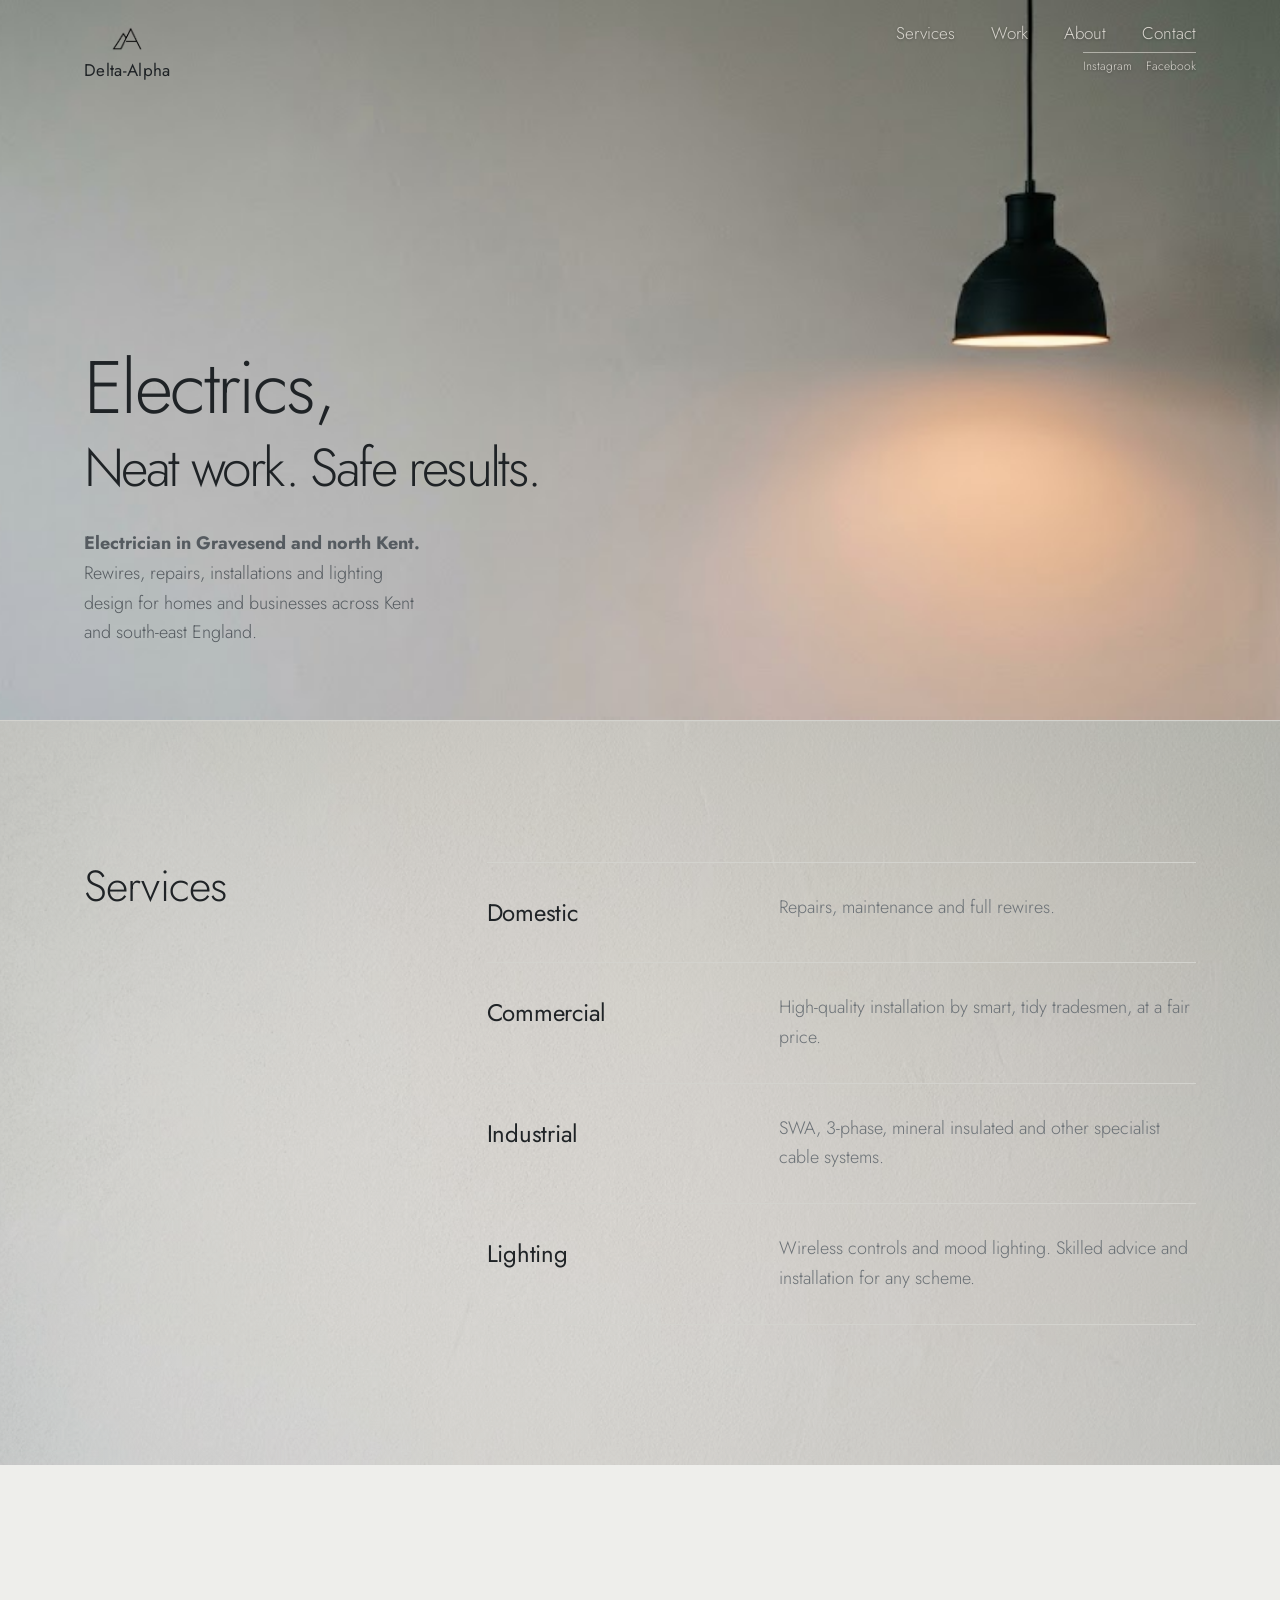
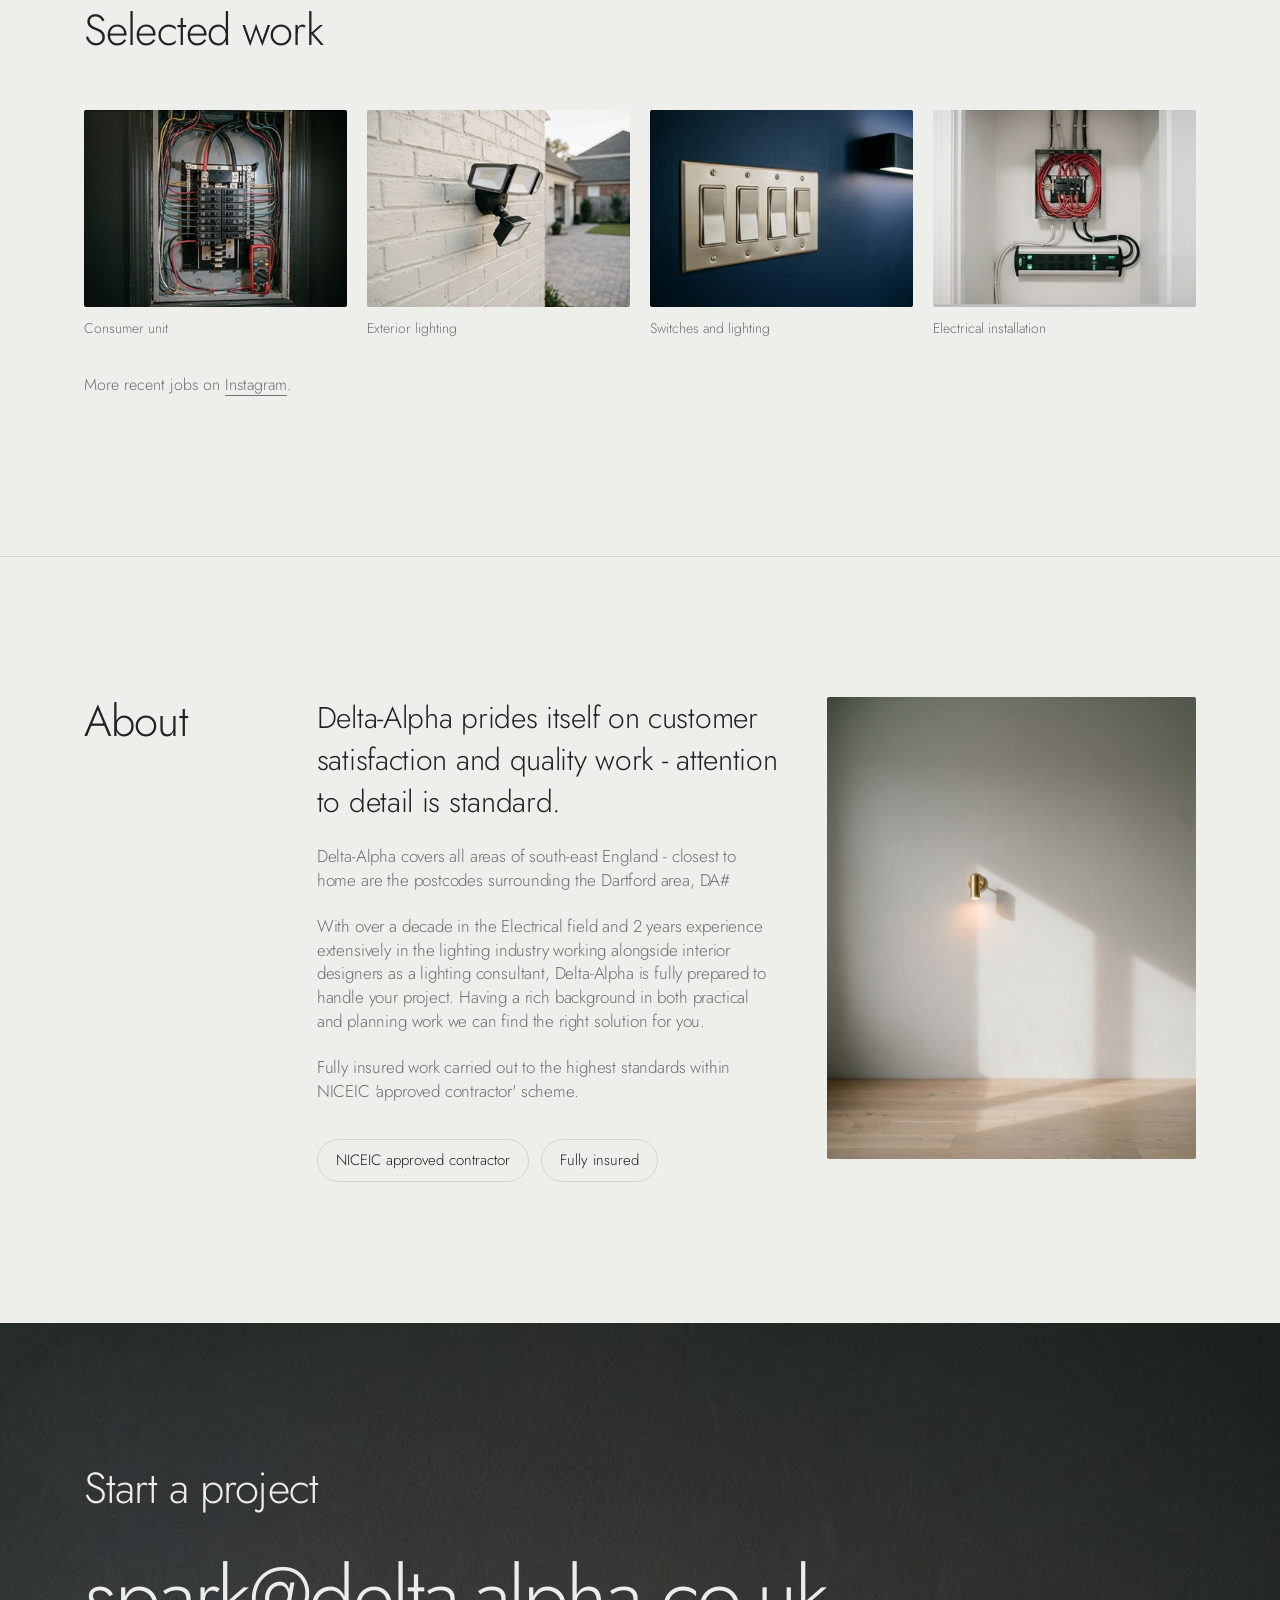
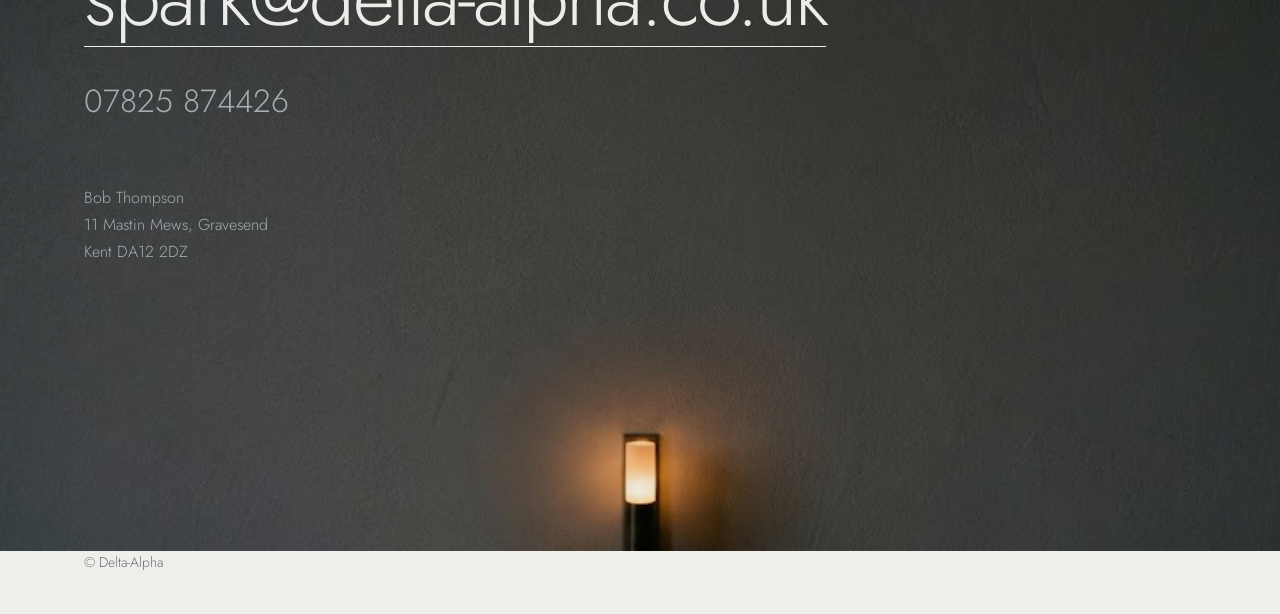
<file: index.html>
<!doctype html>
<html lang="en-GB">
<head>
  <meta charset="utf-8">
  <meta name="viewport" content="width=device-width, initial-scale=1, viewport-fit=cover">
  <meta name="theme-color" content="#eeeeeb">
  <meta name="description" content="Electrical work and lighting design for homes, shops and workplaces across south-east England. Based in Gravesend.">
  <title>Delta-Alpha | Electrical services and lighting, south-east England</title>
  <link rel="preconnect" href="https://fonts.googleapis.com">
  <link rel="preconnect" href="https://fonts.gstatic.com" crossorigin>
  <link href="https://fonts.googleapis.com/css2?family=Jost:wght@300;400;500&display=swap" rel="stylesheet">
  <link rel="stylesheet" href="styles.css">
</head>
<body>
  <div class="site-nav"><div class="wrap"><nav aria-label="Main navigation">
    <a class="logo" href="#top"><img src="assets/images/logo2.avif" alt="" width="40" height="40"> <span>Delta-Alpha</span></a>
    <div class="nav-right">
      <ul>
        <li><a href="#services">Services</a></li><li><a href="#work">Work</a></li>
        <li><a href="#about">About</a></li><li><a href="#contact">Contact</a></li>
      </ul>
      <div class="nav-social" aria-label="Social media">
        <a href="https://www.instagram.com/_delta_alpha/">Instagram</a>
        <a href="https://www.facebook.com/profile.php?id=100025337140082">Facebook</a>
      </div>
    </div>
  </nav></div></div>
  <header class="hero" id="top">
    <div class="wrap hero-content"><div>
      <h1>Electrics,<br><span class="hero-tagline">Neat work. Safe results.</span></h1>
      <p class="intro"><strong>Electrician in Gravesend and north Kent.</strong><br>Rewires, repairs, installations and lighting design for homes and businesses across Kent and south-east England.</p>
    </div></div>
  </header>

  <hr class="rule">
  <main>
    <section class="services" id="services"><div class="wrap row">
      <h2>Services</h2>
      <ul class="list">
        <li><h3>Domestic</h3><p>Repairs, maintenance and full rewires.</p></li>
        <li><h3>Commercial</h3><p>High-quality installation by smart, tidy tradesmen, at a fair price.</p></li>
        <li><h3>Industrial</h3><p>SWA, 3-phase, mineral insulated and other specialist cable systems.</p></li>
        <li><h3>Lighting</h3><p>Wireless controls and mood lighting. Skilled advice and installation for any scheme.</p></li>
      </ul>
    </div></section>

    <section class="selected-work" id="work"><div class="wrap">
      <h2>Selected work</h2>
      <div class="work">
        <figure><img src="assets/images/job1.png" alt="Consumer unit and electrical testing"><figcaption>Consumer unit</figcaption></figure>
        <figure><img src="assets/images/job2.png" alt="Exterior security floodlights installed on a brick wall"><figcaption>Exterior lighting</figcaption></figure>
        <figure><img src="assets/images/job3.png" alt="Four-gang light switch beside a wall light"><figcaption>Switches and lighting</figcaption></figure>
        <figure><img src="assets/images/job4.png" alt="Electrical installation with neatly routed cabling"><figcaption>Electrical installation</figcaption></figure>
      </div>
      <p class="more">More recent jobs on <a href="https://www.instagram.com/_delta_alpha/" rel="me">Instagram</a>.</p>
    </div></section>

    <hr class="rule">
    <section class="about" id="about"><div class="wrap row">
      <h2>About</h2>
      <div>
        <p>Delta-Alpha prides itself on customer satisfaction and quality work - attention to detail is standard.</p>
        <p class="small">Delta-Alpha covers all areas of south-east England - closest to home are the postcodes surrounding the Dartford area, DA#</p>
        <p class="small">With over a decade in the Electrical field and 2 years experience extensively in the lighting industry working alongside interior designers as a lighting consultant, Delta-Alpha is fully prepared to handle your project. Having a rich background in both practical and planning work we can find the right solution for you.</p>
        <p class="small">Fully insured work carried out to the highest standards within NICEIC 'approved contractor' scheme.</p>
        <div class="facts"><span>NICEIC approved contractor</span><span>Fully insured</span></div>
      </div>
      <img class="portrait" src="assets/images/Image3.jpg" alt="A warm wall light casting a pool of light on a pale wall">
    </div></section>

    <section class="contact" id="contact"><div class="wrap">
      <h2>Start a project</h2>
      <a class="email" href="mailto:spark@delta-alpha.co.uk">spark@delta-alpha.co.uk</a>
      <a class="phone" href="tel:+447825874426">07825 874426</a>
      <address>Bob Thompson<br>11 Mastin Mews, Gravesend<br>Kent DA12 2DZ</address>
    </div></section>
  </main>

  <footer><div class="wrap"><span>© Delta-Alpha</span></div></footer>
  <script>
    const siteNav = document.querySelector('.site-nav');
    const updateNav = () => siteNav.classList.toggle('is-scrolled', window.scrollY > 40);
    updateNav();
    window.addEventListener('scroll', updateNav, { passive: true });
  </script>
</body>
</html>
</file>
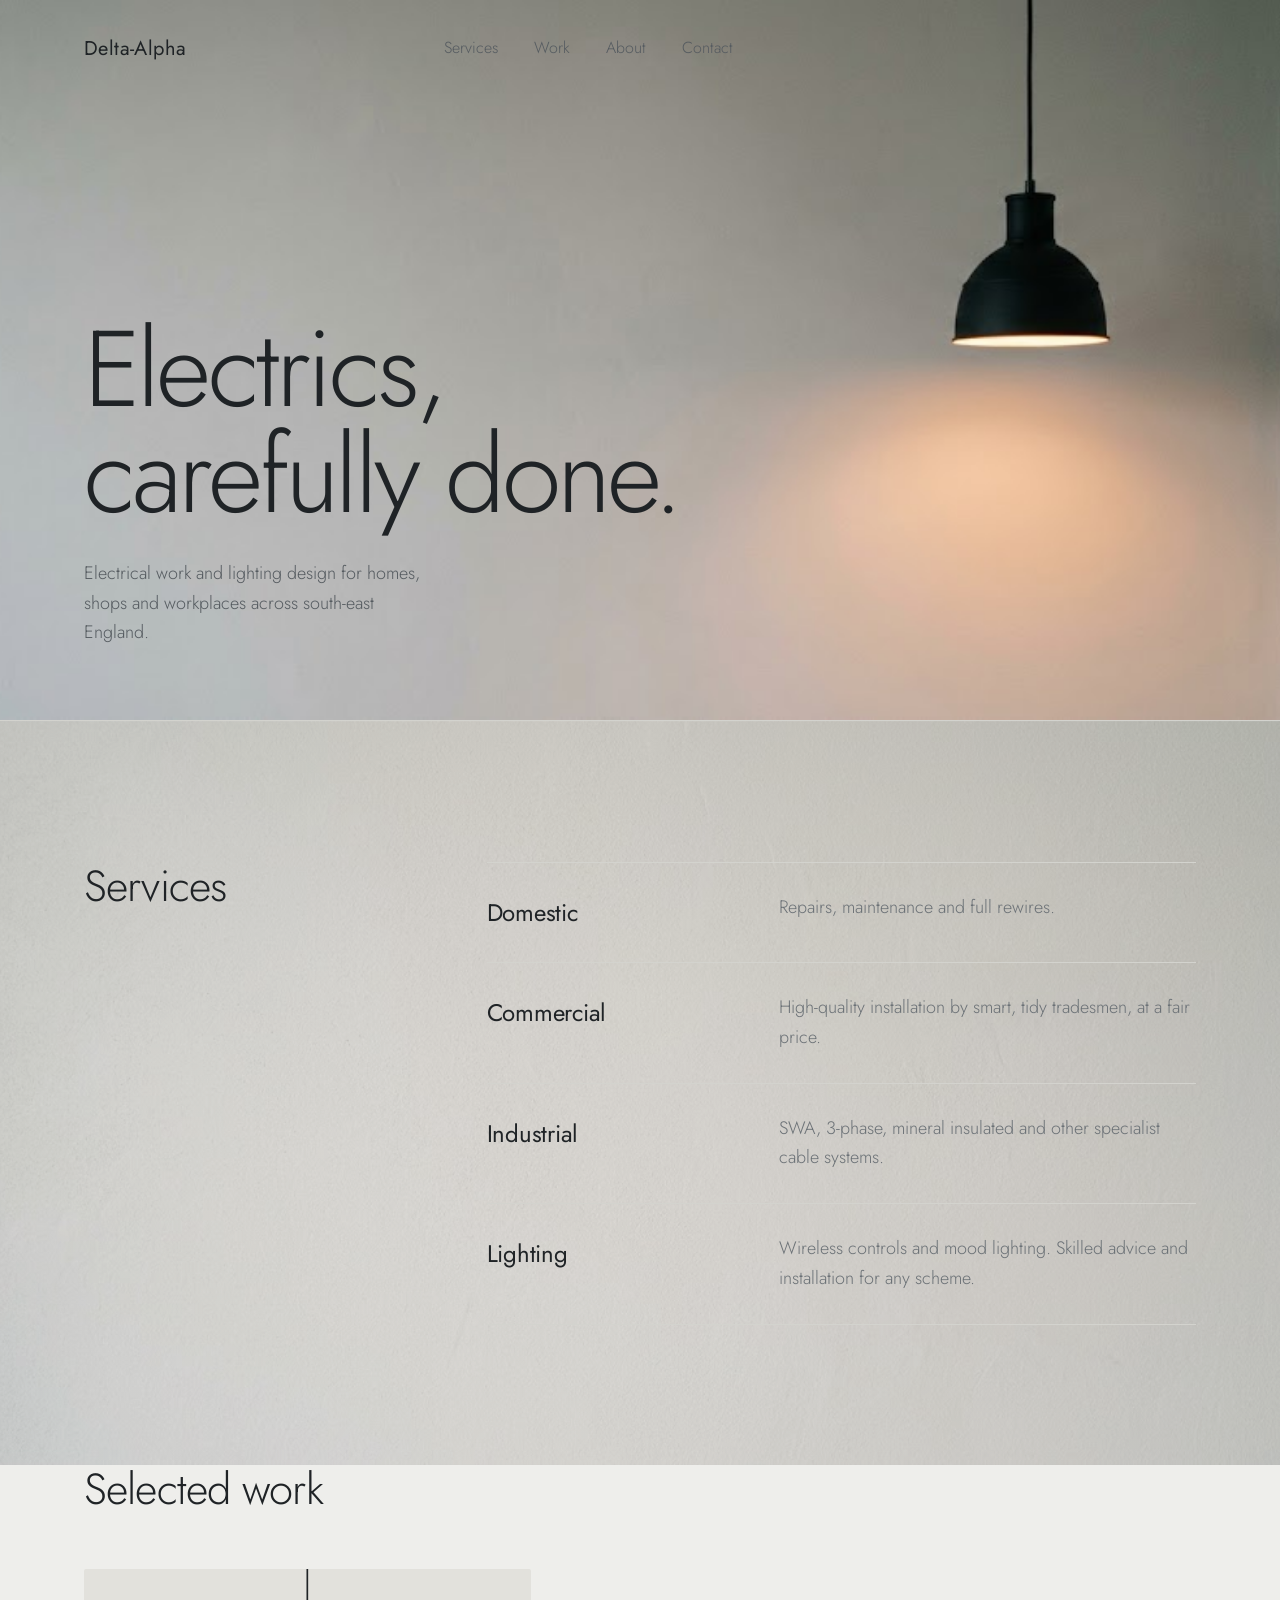
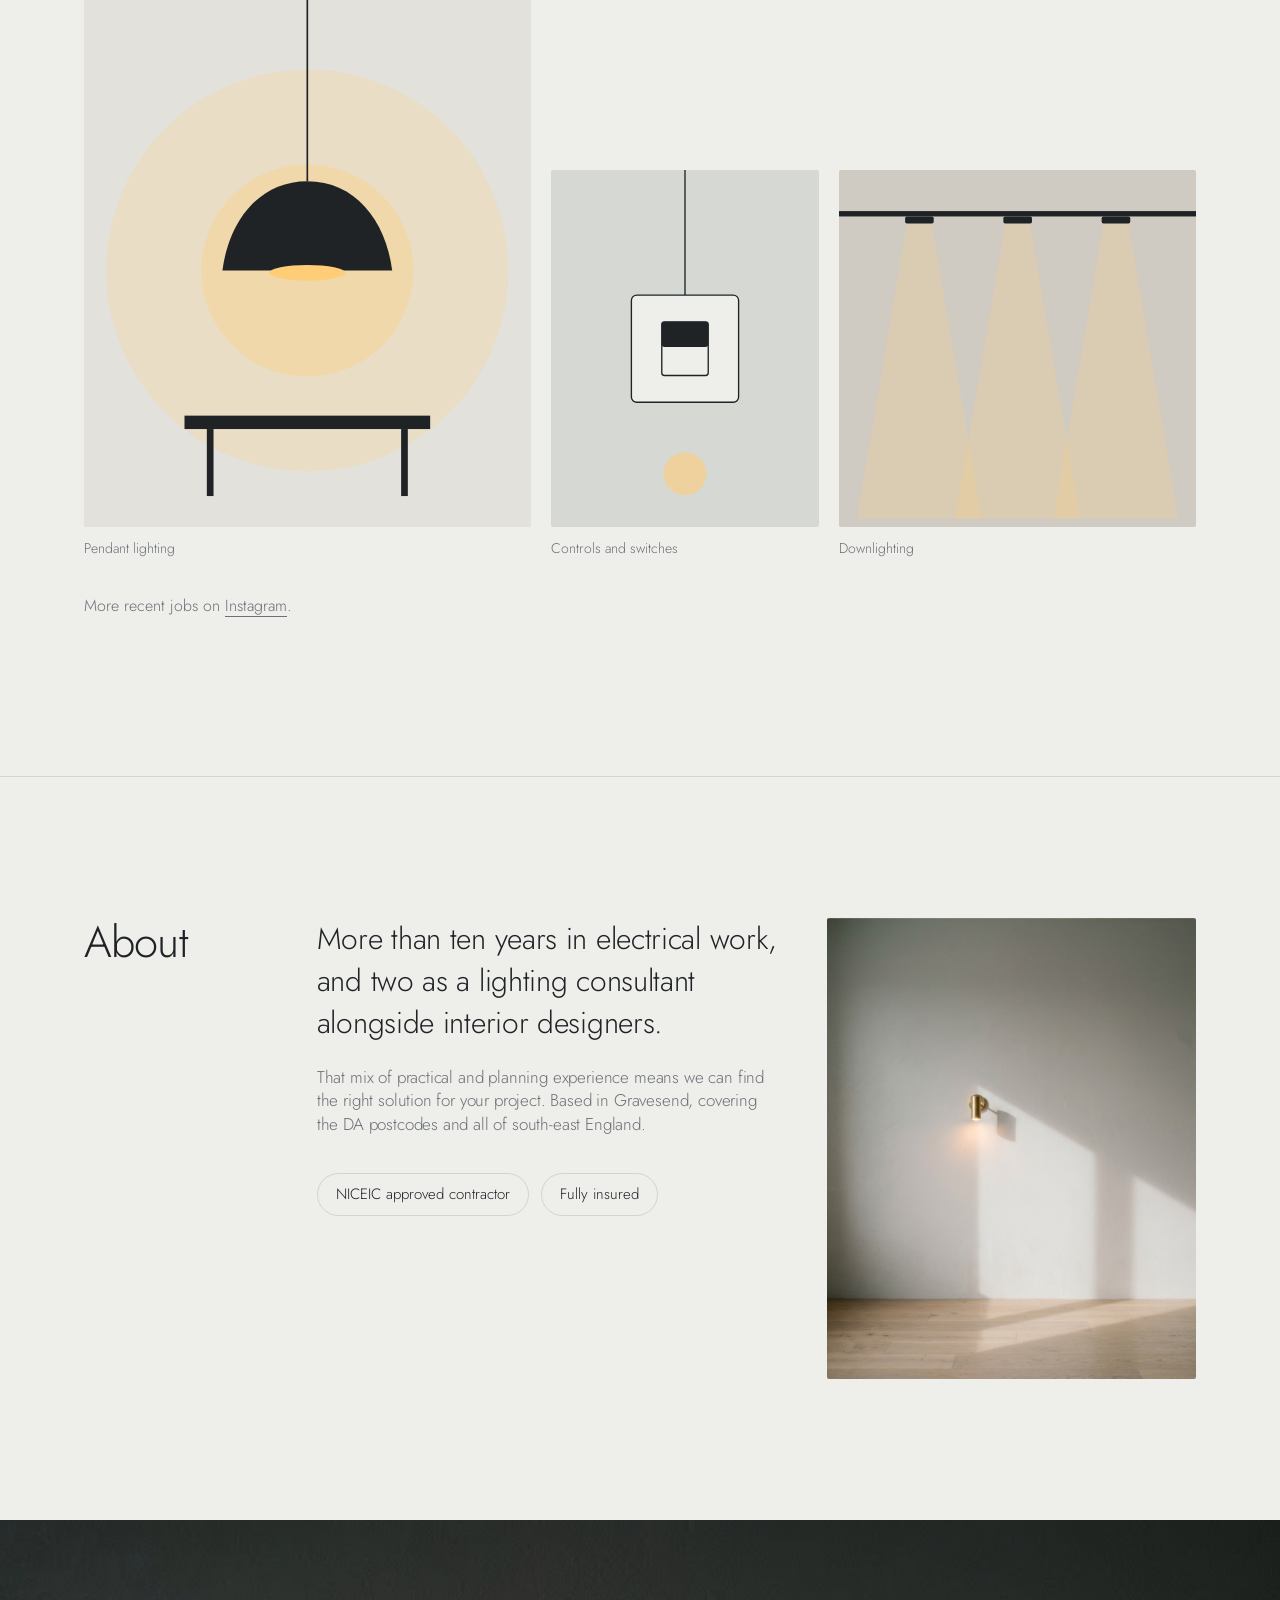
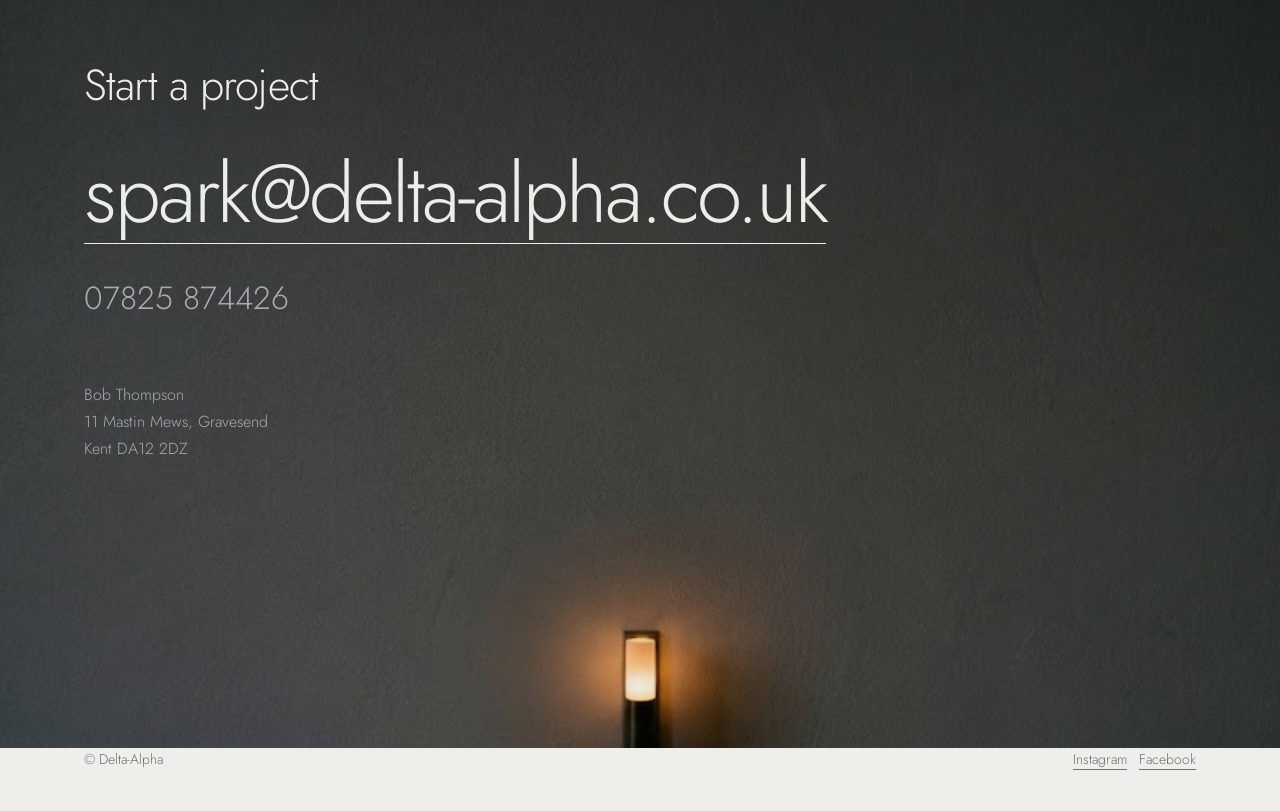
<file: example/Delta-Alpha _ Electrical services and lighting, south-east England.html>
<!DOCTYPE html>
<html lang="en-GB">
<head>
<meta charset="utf-8">
<meta name="viewport" content="width=device-width, initial-scale=1, viewport-fit=cover">
<title>Delta-Alpha | Electrical services and lighting, south-east England</title>
<link rel="preconnect" href="https://fonts.googleapis.com">
<link rel="preconnect" href="https://fonts.gstatic.com" crossorigin>
<link href="https://fonts.googleapis.com/css2?family=Jost:wght@300;400;500&display=swap" rel="stylesheet">
<style>
:root{--bg:#EEEEEB;--ink:#1F2326;--muted:#6B7176;--line:#D3D3CE;--tile1:#E2E1DC;--tile2:#D6D8D3;--tile3:#CFCBC3;--glow:255,205,120;--accent:#8E3A2B;
--f:'Jost','Futura','Century Gothic','Helvetica Neue',Arial,sans-serif;
box-sizing:border-box;padding-top:env(safe-area-inset-top,0px);padding-bottom:env(safe-area-inset-bottom,0px)}
@media (prefers-color-scheme:dark){:root:not([data-theme="light"]){--bg:#14171A;--ink:#ECECE8;--muted:#8F969C;--line:#2B3035;--tile1:#1D2226;--tile2:#22282C;--tile3:#272A2C;--accent:#C4604D}}
*,*::before,*::after{box-sizing:inherit}
html{scroll-behavior:smooth;scroll-padding-top:env(safe-area-inset-top,0px)}
body{margin:0;background:var(--bg);color:var(--ink);font:300 18px/1.65 var(--f);-webkit-font-smoothing:antialiased}
a{color:inherit;text-underline-offset:5px;text-decoration-thickness:1px}
:focus-visible{outline:2px solid var(--accent);outline-offset:4px}
.wrap{max-width:1240px;margin:0 auto;padding:0 clamp(20px,5vw,64px)}
nav{display:flex;justify-content:space-between;align-items:center;height:96px}
.logo{font-weight:400;font-size:20px;letter-spacing:.02em;text-decoration:none}
nav ul{display:flex;gap:36px;list-style:none;margin:0;padding:0;font-size:16px}
nav ul a{text-decoration:none;color:var(--muted)}
nav ul a:hover{color:var(--ink)}
.hero{--ink:#1F2326;--muted:#555B60;color:var(--ink);position:relative;overflow:hidden;min-height:min(80vh,720px);display:flex;flex-direction:column;background:#BDBDB9 var(--img1) 82% center/cover no-repeat}
.hero .wrap{position:relative;flex:1;display:grid;grid-template-columns:7fr 5fr;align-items:end;width:100%;padding-bottom:72px}
h1{font-weight:300;font-size:clamp(46px,8.4vw,128px);line-height:.98;letter-spacing:-.035em;margin:0}
.intro{max-width:34ch;color:var(--muted);margin:32px 0 0}
.rule{border:0;border-top:1px solid var(--line);margin:0}
section{padding:clamp(72px,11vw,148px) 0}
#services{--veil:rgba(238,238,235,.45);background:linear-gradient(var(--veil),var(--veil)),var(--img2) center/cover}
@media (prefers-color-scheme:dark){:root:not([data-theme="light"]) #services{--veil:rgba(20,23,26,.9)}}
.row{display:grid;grid-template-columns:4fr 8fr;gap:48px}
h2{font-weight:300;font-size:clamp(28px,3.4vw,44px);letter-spacing:-.02em;line-height:1.1;margin:0}
.list{margin:0;padding:0;list-style:none}
.list li{display:grid;grid-template-columns:1fr 1.6fr;gap:32px;padding:30px 0;border-top:1px solid var(--line)}
.list li:last-child{border-bottom:1px solid var(--line)}
.list h3{font-weight:400;font-size:24px;margin:0;letter-spacing:-.01em}
.list p{margin:0;color:var(--muted);max-width:44ch}
.work{display:grid;grid-template-columns:5fr 3fr 4fr;gap:20px;align-items:end;margin-top:56px}
.work figure{margin:0}
.work .ph{border-radius:2px;width:100%}
.work figcaption{font-size:14px;color:var(--muted);margin-top:10px}
.t1{aspect-ratio:4/5;background:var(--tile1)}.t2{aspect-ratio:3/4;background:var(--tile2)}.t3{aspect-ratio:1/1;background:var(--tile3)}
.sh{fill:var(--ink)}.gl{fill:rgb(var(--glow))}.ln{stroke:var(--ink);stroke-width:1.5;fill:none}.work svg{display:block}
.more{margin-top:32px;color:var(--muted);font-size:16px}
.about .wrap{grid-template-columns:2fr 5fr 4fr}
.pic{aspect-ratio:4/5;border-radius:2px;background:var(--img3) center/cover;align-self:start}
.about p{margin:0 0 22px;max-width:40ch;font-size:clamp(22px,2.4vw,30px);line-height:1.4;letter-spacing:-.01em}
.about p.s{font-size:17px;color:var(--muted);max-width:52ch}
.facts{display:flex;flex-wrap:wrap;gap:12px;margin-top:36px}
.facts span{border:1px solid var(--line);border-radius:999px;padding:8px 18px;font-size:15px}
.contact{--ink:#ECECE8;--muted:#A5ABB0;color:var(--ink);min-height:min(92vh,860px);background:linear-gradient(rgba(14,16,18,.25),rgba(14,16,18,.05)),#26292B var(--img4) 50% 100%/cover no-repeat}
.contact a.big{display:inline-block;font-weight:300;font-size:clamp(30px,6.4vw,92px);letter-spacing:-.03em;line-height:1.1;text-decoration:none;border-bottom:1px solid currentColor;padding-bottom:4px;word-break:break-word}
.contact .tel{display:block;margin-top:28px;font-size:clamp(22px,2.6vw,32px);text-decoration:none;color:var(--muted)}
.contact .tel:hover{color:var(--ink)}
address{font-style:normal;color:var(--muted);margin-top:56px;font-size:16px;line-height:1.7}
footer{padding:0 0 40px;font-size:14px;color:var(--muted)}
footer .wrap{display:flex;justify-content:space-between;flex-wrap:wrap;gap:12px}
@media(max-width:820px){nav ul{gap:20px;font-size:15px}.hero .wrap{grid-template-columns:1fr;padding-bottom:56px}.row,.list li,.about .wrap{grid-template-columns:1fr;gap:12px}.pic{max-width:420px}.row{gap:32px}.work{grid-template-columns:1fr 1fr}.work figure:first-child{grid-column:span 2}.hero{background-position:78% center}.hero h1{margin-top:120px}}
@media(max-width:480px){nav ul li:nth-child(n+3){display:none}}
@media(prefers-reduced-motion:reduce){html{scroll-behavior:auto}}
</style>
<style>:root{--img1:url([data-uri]);--img2:url([data-uri]);--img3:url([data-uri]);--img4:url([data-uri])}</style>
</head>
<body>
<div class="hero" id="top">
  <div class="wrap" style="flex:none"><nav aria-label="Main">
    <a class="logo" href="#top">Delta-Alpha</a>
    <ul><li><a href="#services">Services</a></li><li><a href="#work">Work</a></li><li><a href="#about">About</a></li><li><a href="#contact">Contact</a></li></ul>
  </nav></div>
  <div class="wrap">
    <div>
      <h1>Electrics,<br>carefully done.</h1>
      <p class="intro">Electrical work and lighting design for homes, shops and workplaces across south-east England.</p>
    </div>
  </div>
</div>

<hr class="rule">
<section id="services"><div class="wrap row">
  <h2>Services</h2>
  <ul class="list">
    <li><h3>Domestic</h3><p>Repairs, maintenance and full rewires.</p></li>
    <li><h3>Commercial</h3><p>High-quality installation by smart, tidy tradesmen, at a fair price.</p></li>
    <li><h3>Industrial</h3><p>SWA, 3-phase, mineral insulated and other specialist cable systems.</p></li>
    <li><h3>Lighting</h3><p>Wireless controls and mood lighting. Skilled advice and installation for any scheme.</p></li>
  </ul>
</div></section>

<section id="work" style="padding-top:0"><div class="wrap">
  <h2>Selected work</h2>
  <div class="work">
    <figure><svg class="ph t1" viewBox="0 0 400 500" role="img" aria-label="Illustration of a pendant lamp over a sideboard"><circle class="gl" cx="200" cy="270" r="180" opacity=".22"/><circle class="gl" cx="200" cy="270" r="95" opacity=".35"/><line class="ln" x1="200" y1="0" x2="200" y2="190"/><path class="sh" d="M200 190c-42 0-70 34-76 80h152c-6-46-34-80-76-80Z"/><ellipse class="gl" cx="200" cy="272" rx="34" ry="7"/><rect class="sh" x="90" y="400" width="220" height="12"/><rect class="sh" x="110" y="412" width="6" height="60"/><rect class="sh" x="284" y="412" width="6" height="60"/></svg><figcaption>Pendant lighting</figcaption></figure>
    <figure><svg class="ph t2" viewBox="0 0 300 400" role="img" aria-label="Illustration of a wall switch"><line class="ln" x1="150" y1="0" x2="150" y2="140"/><rect class="ln" x="90" y="140" width="120" height="120" rx="6" style="fill:var(--bg)"/><rect class="ln" x="124" y="170" width="52" height="60" rx="3"/><rect class="sh" x="124" y="170" width="52" height="28" rx="3"/><circle class="gl" cx="150" cy="340" r="24" opacity=".6"/></svg><figcaption>Controls and switches</figcaption></figure>
    <figure><svg class="ph t3" viewBox="0 0 400 400" role="img" aria-label="Illustration of three downlights"><path class="gl" opacity=".22" d="M76 60L20 390H160L104 60Z"/><path class="gl" opacity=".22" d="M186 60L130 390H270L214 60Z"/><path class="gl" opacity=".22" d="M296 60L240 390H380L324 60Z"/><rect class="sh" x="0" y="46" width="400" height="6"/><rect class="sh" x="74" y="52" width="32" height="8" rx="2"/><rect class="sh" x="184" y="52" width="32" height="8" rx="2"/><rect class="sh" x="294" y="52" width="32" height="8" rx="2"/></svg><figcaption>Downlighting</figcaption></figure>
  </div>
  <p class="more">More recent jobs on <a href="https://www.instagram.com/_delta_alpha/">Instagram</a>.</p>
</div></section>

<hr class="rule">
<section id="about" class="about"><div class="wrap row">
  <h2>About</h2>
  <div>
    <p>More than ten years in electrical work, and two as a lighting consultant alongside interior designers.</p>
    <p class="s">That mix of practical and planning experience means we can find the right solution for your project. Based in Gravesend, covering the DA postcodes and all of south-east England.</p>
    <div class="facts"><span>NICEIC approved contractor</span><span>Fully insured</span></div>
  </div>
  <div class="pic" role="img" aria-label="Wall light casting a pool of warm light on a pale wall"></div>
</div></section>

<section id="contact" class="contact"><div class="wrap">
  <h2 style="margin-bottom:40px">Start a project</h2>
  <a class="big" href="mailto:spark@delta-alpha.co.uk">spark@delta-alpha.co.uk</a>
  <a class="tel" href="tel:+447825874426">07825 874426</a>
  <address>Bob Thompson<br>11 Mastin Mews, Gravesend<br>Kent DA12 2DZ</address>
</div></section>

<footer><div class="wrap"><span>© Delta-Alpha</span><span><a href="https://www.instagram.com/_delta_alpha/">Instagram</a> &nbsp; <a href="https://www.facebook.com/profile.php?id=100025337140082">Facebook</a></span></div></footer>
</body>
</html>
</file>
<file: styles.css>
:root {
  color-scheme: light dark;
  --bg: #eeeeeb;
  --ink: #1f2326;
  --muted: #6b7176;
  --line: #d3d3ce;
  --accent: #8e3a2b;
  --accent-hover: #64271e;
  --font: "Jost", "Futura", "Century Gothic", "Helvetica Neue", Arial, sans-serif;
  box-sizing: border-box;
  padding-top: env(safe-area-inset-top, 0px);
  padding-bottom: env(safe-area-inset-bottom, 0px);
}
@media (prefers-color-scheme: dark) {
  :root { --bg: #14171a; --ink: #ecece8; --muted: #8f969c; --line: #2b3035; --accent: #c4604d; --accent-hover: #8d3e31; }
}
*, *::before, *::after { box-sizing: inherit; }
html { scroll-behavior: smooth; scroll-padding-top: 96px; }
body { margin: 0; background: var(--bg); color: var(--ink); font: 300 18px/1.65 var(--font); -webkit-font-smoothing: antialiased; }
a { color: inherit; text-underline-offset: 5px; text-decoration-thickness: 1px; }
:focus-visible { outline: 2px solid var(--accent); outline-offset: 4px; }
.wrap { width: min(100%, 1240px); margin: 0 auto; padding: 0 clamp(20px, 5vw, 64px); }
.site-nav { position: fixed; top: 0; left: 0; right: 0; z-index: 20; background: transparent; transition: background-color .25s ease, box-shadow .25s ease; }
.site-nav.is-scrolled { background: color-mix(in srgb, var(--bg) 94%, transparent); box-shadow: 0 4px 18px rgb(0 0 0 / 8%); backdrop-filter: blur(12px); -webkit-backdrop-filter: blur(12px); }
nav { height: 96px; display: flex; align-items: center; justify-content: space-between; gap: 24px; }
.logo { display: inline-flex; flex-direction: column; align-items: center; justify-content: center; gap: 0; font-size: 17px; font-weight: 400; letter-spacing: .02em; line-height: 1.1; text-decoration: none; white-space: nowrap; }
.logo img { display: block; width: 44px; height: 44px; object-fit: contain; }
nav ul { display: flex; gap: 36px; margin: 0; padding: 0; list-style: none; font-size: 17px; }
nav ul a { color: var(--muted); text-decoration: none; }
nav ul a:hover { color: var(--ink); }
.site-nav:not(.is-scrolled) nav ul a { color: #d8d5ce; text-shadow: 0 1px 3px rgb(0 0 0 / 35%); }
.site-nav:not(.is-scrolled) nav ul a:hover { color: var(--accent-hover); }
.nav-right { display: flex; flex-direction: column; align-items: flex-end; gap: 5px; }
.nav-social { display: flex; gap: 14px; padding-top: 4px; border-top: 1px solid var(--line); font-size: 12px; }
.nav-social a { color: var(--muted); text-decoration: none; }
.nav-social a:hover { color: var(--ink); }
.site-nav:not(.is-scrolled) .nav-social { border-top-color: rgb(236 233 226 / 55%); }
.site-nav:not(.is-scrolled) .nav-social a { color: #d8d5ce; text-shadow: 0 1px 3px rgb(0 0 0 / 35%); }
.site-nav:not(.is-scrolled) .nav-social a:hover { color: var(--accent-hover); }
.hero { --ink: #1f2326; --muted: #555b60; color: var(--ink); min-height: min(80vh, 720px); padding-top: 96px; display: flex; flex-direction: column; overflow: hidden; background: #bdbdb9 url("assets/images/Image1.jpg") 82% center/cover no-repeat; }
.hero-content { flex: 1; display: grid; grid-template-columns: 7fr 5fr; align-items: end; padding-bottom: 72px; }
h1 { margin: 0; font-size: clamp(36px, 5.8vw, 88px); font-weight: 300; line-height: .98; letter-spacing: -.035em; }
.hero-tagline { white-space: nowrap; font-size: .72em; }
.intro { max-width: 34ch; margin: 32px 0 0; color: var(--muted); }
.rule { border: 0; border-top: 1px solid var(--line); margin: 0; }
section { padding: clamp(72px, 11vw, 148px) 0; }
.services { --veil: rgb(238 238 235 / 45%); background: linear-gradient(var(--veil), var(--veil)), url("assets/images/Image2.jpg") center/cover; }
@media (prefers-color-scheme: dark) { .services { --veil: rgb(20 23 26 / 90%); } }
.row { display: grid; grid-template-columns: 4fr 8fr; gap: 48px; }
h2 { margin: 0; font-size: clamp(28px, 3.4vw, 44px); font-weight: 300; line-height: 1.1; letter-spacing: -.02em; }
.list { margin: 0; padding: 0; list-style: none; }
.list li { display: grid; grid-template-columns: 1fr 1.6fr; gap: 32px; padding: 30px 0; border-top: 1px solid var(--line); }
.list li:last-child { border-bottom: 1px solid var(--line); }
.list h3 { margin: 0; font-size: 24px; font-weight: 400; letter-spacing: -.01em; }
.list p { max-width: 44ch; margin: 0; color: var(--muted); }
.work { display: grid; grid-template-columns: repeat(4, minmax(0, 1fr)); gap: 20px; align-items: end; margin-top: 56px; }
.work figure { min-width: 0; margin: 0; }
.work img { display: block; width: 100%; aspect-ratio: 4 / 3; object-fit: cover; border-radius: 2px; }
.work figcaption { margin-top: 10px; color: var(--muted); font-size: 14px; }
.more { margin-top: 32px; color: var(--muted); font-size: 16px; }
.about .row { grid-template-columns: 2fr 5fr 4fr; }
.about p { max-width: 40ch; margin: 0 0 22px; font-size: clamp(22px, 2.4vw, 30px); line-height: 1.4; letter-spacing: -.01em; }
.about p.small { max-width: 52ch; color: var(--muted); font-size: 17px; }
.portrait { width: 100%; aspect-ratio: 4 / 5; object-fit: cover; align-self: start; border-radius: 2px; }
.facts { display: flex; flex-wrap: wrap; gap: 12px; margin-top: 36px; }
.facts span { padding: 8px 18px; border: 1px solid var(--line); border-radius: 999px; font-size: 15px; }
.contact { --ink: #ecece8; --muted: #a5abb0; min-height: min(92vh, 860px); color: var(--ink); background: linear-gradient(rgb(14 16 18 / 25%), rgb(14 16 18 / 5%)), #26292b url("assets/images/Image4.jpg") 50% 100%/cover no-repeat; }
.contact h2 { margin-bottom: 40px; }
.email { display: inline-block; padding-bottom: 4px; border-bottom: 1px solid currentColor; font-size: clamp(30px, 6.4vw, 92px); font-weight: 300; line-height: 1.1; letter-spacing: -.03em; text-decoration: none; overflow-wrap: anywhere; }
.phone { display: block; margin-top: 28px; color: var(--muted); font-size: clamp(22px, 2.6vw, 32px); text-decoration: none; }
.phone:hover { color: var(--ink); }
address { margin-top: 56px; color: var(--muted); font-size: 16px; font-style: normal; line-height: 1.7; }
footer { padding: 0 0 40px; color: var(--muted); font-size: 14px; }
footer .wrap { display: flex; flex-wrap: wrap; justify-content: space-between; gap: 12px; }
@media (max-width: 820px) {
  nav ul { gap: 20px; font-size: 16px; }
  .hero-content { grid-template-columns: 1fr; padding-bottom: 56px; }
  .hero h1 { margin-top: 120px; }
  .row, .list li, .about .row { grid-template-columns: 1fr; gap: 12px; }
  .row { gap: 32px; }
  .portrait { max-width: 420px; }
  .work { grid-template-columns: repeat(2, minmax(0, 1fr)); }
  .hero { background-position: 78% center; }
  .services .list { display: grid; grid-template-columns: repeat(2, minmax(0, 1fr)); gap: 12px; }
  .services .list li { display: block; padding: 20px; border: 1px solid rgb(31 35 38 / 16%); border-left: 2px solid var(--accent); border-radius: 2px; background: rgb(255 255 255 / 32%); }
  .services .list li:last-child { border-bottom: 1px solid rgb(31 35 38 / 16%); }
  .services .list p { margin-top: 8px; font-size: 16px; line-height: 1.5; }
}
@media (max-width: 480px) {
  nav { justify-content: space-between; gap: 8px; }
  nav ul { display: flex; flex-wrap: nowrap; gap: 8px; font-size: 13px; }
  .nav-right { gap: 3px; }
  .nav-social { gap: 10px; padding-top: 3px; font-size: 10px; }
  .services .list { grid-template-columns: 1fr; gap: 10px; }
  .services .list li { padding: 18px 20px; }
}
@media (prefers-reduced-motion: reduce) { html { scroll-behavior: auto; } }
</file>
